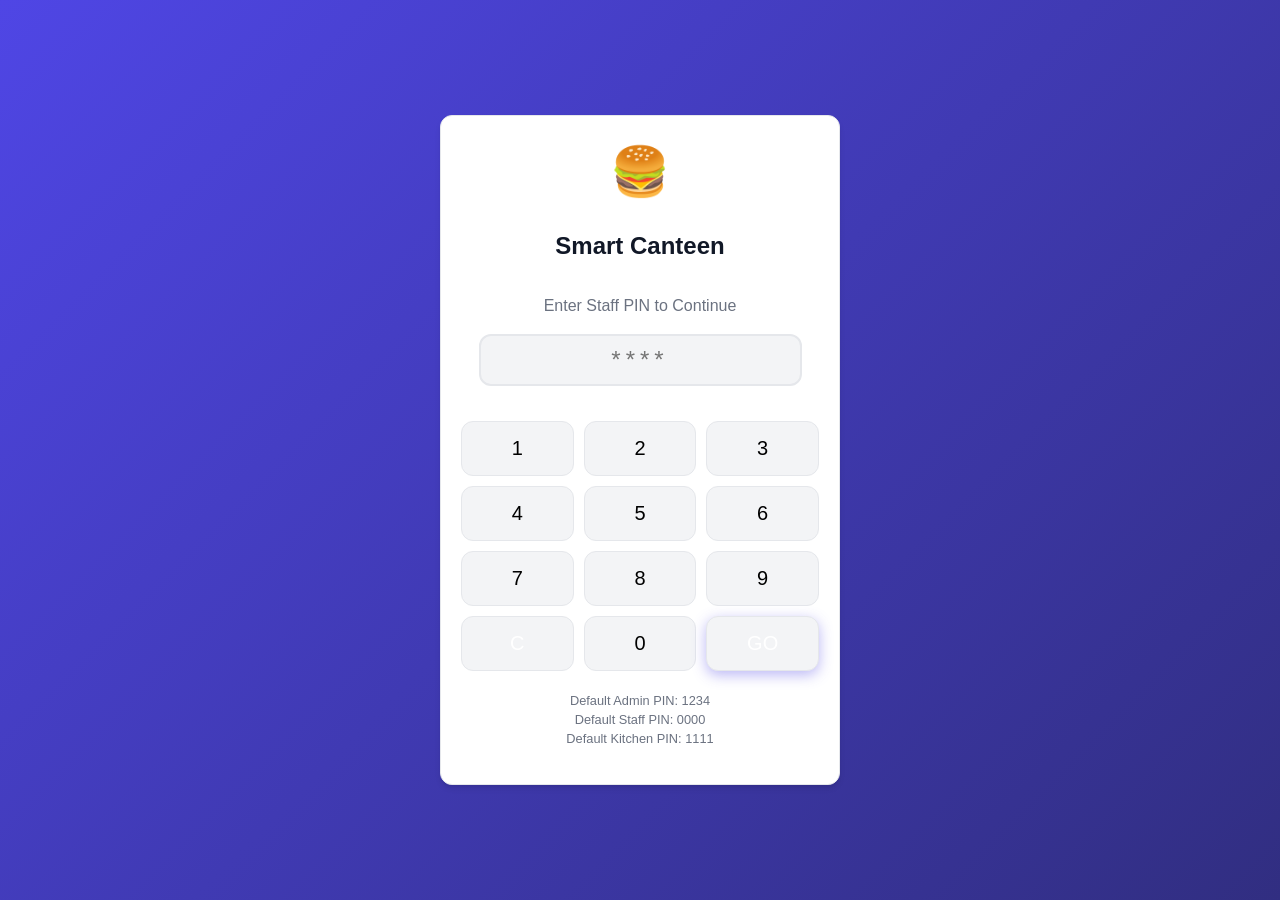
<file: index.html>
<!DOCTYPE html>
<html lang="en">
<head>
    <meta charset="UTF-8">
    <meta name="viewport" content="width=device-width, initial-scale=1.0">
    <title>Smart Canteen Authentication</title>
    <link rel="stylesheet" href="css/style.css">
    <link rel="manifest" href="manifest.json">
    <style>
        .login-container {
            height: 100vh;
            display: flex;
            align-items: center;
            justify-content: center;
            background: linear-gradient(135deg, var(--primary) 0%, #312E81 100%);
        }
        .login-card {
            width: 100%;
            max-width: 400px;
            text-align: center;
        }
        .login-logo {
            font-size: 3rem;
            margin-bottom: 20px;
        }
        .login-title {
            margin-bottom: 30px;
            font-weight: 700;
        }
        .login-form .form-group {
            text-align: left;
        }
        .pin-grid {
            display: grid;
            grid-template-columns: repeat(3, 1fr);
            gap: 10px;
            margin-top: 20px;
        }
        .pin-btn {
            background: var(--bg-base);
            border: 1px solid var(--border);
            padding: 15px;
            font-size: 1.25rem;
            border-radius: var(--radius);
            cursor: pointer;
            transition: background 0.2s;
        }
        .pin-btn:hover {
            background: var(--primary);
            color: white;
        }
        .pin-display {
            font-size: 1.5rem;
            letter-spacing: 5px;
            text-align: center;
            min-height: 48px;
            border: 2px solid var(--border);
            border-radius: var(--radius);
            padding: 10px;
            margin-bottom: 15px;
            background: var(--bg-base);
        }
    </style>
</head>
<body>
    <div class="login-container">
        <div class="card login-card glass animate-fade-in">
            <div class="login-logo">🍔</div>
            <h2 class="login-title">Smart Canteen</h2>
            <p class="text-muted">Enter Staff PIN to Continue</p>
            
            <div class="login-form">
                <input type="password" id="pinInput" class="pin-display" readonly placeholder="****">
                
                <div class="pin-grid">
                    <button class="pin-btn" onclick="enterPin('1')">1</button>
                    <button class="pin-btn" onclick="enterPin('2')">2</button>
                    <button class="pin-btn" onclick="enterPin('3')">3</button>
                    <button class="pin-btn" onclick="enterPin('4')">4</button>
                    <button class="pin-btn" onclick="enterPin('5')">5</button>
                    <button class="pin-btn" onclick="enterPin('6')">6</button>
                    <button class="pin-btn" onclick="enterPin('7')">7</button>
                    <button class="pin-btn" onclick="enterPin('8')">8</button>
                    <button class="pin-btn" onclick="enterPin('9')">9</button>
                    <button class="pin-btn btn-danger" onclick="clearPin()">C</button>
                    <button class="pin-btn" onclick="enterPin('0')">0</button>
                    <button class="pin-btn btn-primary" onclick="login()">GO</button>
                </div>
            </div>
            <p id="loginError" class="text-danger" style="margin-top: 15px; display: none;">Invalid PIN</p>
            
            <div style="margin-top: 20px;">
                <p style="font-size: 0.8rem;" class="text-muted">Default Admin PIN: 1234<br>Default Staff PIN: 0000<br>Default Kitchen PIN: 1111</p>
            </div>
        </div>
    </div>

    <!-- Scripts -->
    <script src="js/db.js"></script>
    <script src="js/app.js"></script>
    <script>
        // Inline auth logic for simplicity
        let pin = '';
        const input = document.getElementById('pinInput');
        
        function enterPin(digit) {
            if (pin.length < 4) {
                pin += digit;
                input.value = '*'.repeat(pin.length);
            }
        }
        
        function clearPin() {
            pin = '';
            input.value = '';
            document.getElementById('loginError').style.display = 'none';
        }
        
        async function login() {
            document.getElementById('loginError').style.display = 'none';
            // Default roles map since we skip complex auth setup for now
            const roles = {
                '1234': { role: 'admin', url: 'dashboard.html' },
                '0000': { role: 'staff', url: 'token-counter.html' },
                '1111': { role: 'kitchen', url: 'kitchen.html' },
                '2222': { role: 'display', url: 'display-board.html' }
            };

            if (roles[pin]) {
                localStorage.setItem('canteen_role', roles[pin].role);
                localStorage.setItem('canteen_user', 'User_' + roles[pin].role);
                
                // Ensure db is ready, then log
                if (window.dbService && window.dbService.db) {
                    await window.dbService.logActivity('Login', 'User_' + roles[pin].role);
                }
                
                window.location.href = roles[pin].url;
            } else {
                document.getElementById('loginError').style.display = 'block';
                pin = '';
                input.value = '';
            }
        }

        // Setup default auth users if not present
        document.addEventListener('appReady', async () => {
            const users = await window.dbService.getAll('users');
            if(users.length === 0) {
                await window.dbService.put('users', { username: 'admin', pin: '1234', role: 'admin' });
                await window.dbService.put('users', { username: 'staff', pin: '0000', role: 'staff' });
                await window.dbService.put('users', { username: 'kitchen', pin: '1111', role: 'kitchen' });
            }
        });
    </script>
</body>
</html>
</file>
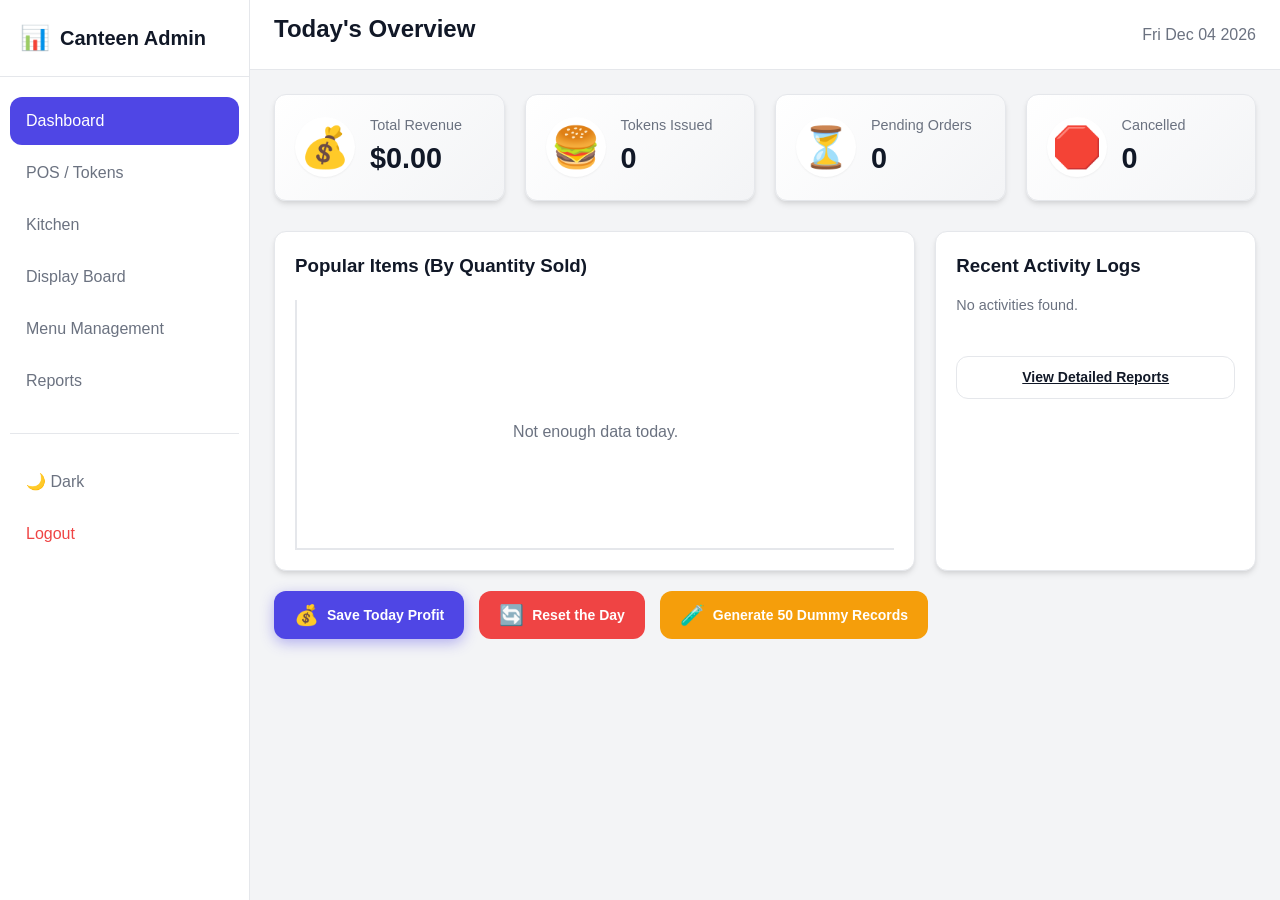
<file: dashboard.html>
<!DOCTYPE html>
<html lang="en">

<head>
    <meta charset="UTF-8">
    <meta name="viewport" content="width=device-width, initial-scale=1.0">
    <title>Dashboard - Smart Canteen</title>
    <link rel="stylesheet" href="css/style.css">
    <style>
        .stats-grid {
            display: grid;
            grid-template-columns: repeat(auto-fill, minmax(200px, 1fr));
            gap: 20px;
            margin-bottom: 30px;
        }

        .stat-card {
            background: linear-gradient(135deg, var(--bg-surface) 0%, var(--bg-base) 100%);
            border: 1px solid var(--border);
            border-radius: var(--radius);
            padding: 20px;
            display: flex;
            align-items: center;
            gap: 15px;
            box-shadow: var(--shadow);
        }

        .stat-icon {
            font-size: 2.5rem;
            width: 60px;
            height: 60px;
            display: flex;
            align-items: center;
            justify-content: center;
            background: var(--bg-surface);
            border-radius: 50%;
            box-shadow: var(--shadow-sm);
        }

        .stat-content h3 {
            margin: 0;
            font-size: 0.9rem;
            color: var(--text-muted);
            font-weight: 500;
            word-break: break-word;
        }

        .stat-content p {
            margin: 0;
            font-size: 1.8rem;
            font-weight: bold;
            color: var(--text-main);
            word-break: break-all;
        }

        .charts-grid {
            display: grid;
            grid-template-columns: 2fr 1fr;
            gap: 20px;
        }

        .bar-chart {
            display: flex;
            align-items: flex-end;
            gap: 15px;
            height: 250px;
            padding: 20px 0;
            border-bottom: 2px solid var(--border);
            border-left: 2px solid var(--border);
            margin-top: 20px;
        }

        .bar-col {
            flex: 1;
            background: var(--primary);
            border-radius: 4px 4px 0 0;
            position: relative;
            transition: height 0.5s ease;
            min-height: 5px;
        }

        .bar-col:hover {
            background: var(--primary-hover);
        }

        .bar-label {
            position: absolute;
            bottom: -25px;
            left: 0;
            width: 100%;
            text-align: center;
            font-size: 0.75rem;
            color: var(--text-muted);
            white-space: nowrap;
            overflow: hidden;
            text-overflow: ellipsis;
        }

        .bar-val {
            position: absolute;
            top: -25px;
            left: 50%;
            transform: translateX(-50%);
            font-size: 0.9rem;
            font-weight: bold;
        }
    </style>
</head>

<body>
    <div class="app-container">
        <!-- Sidebar -->
        <aside class="sidebar">
            <div class="sidebar-header">
                <span style="font-size: 1.5rem;">📊</span> Canteen Admin
            </div>
            <nav class="sidebar-nav">
                <a href="dashboard.html" class="nav-item active">Dashboard</a>
                <a href="token-counter.html" class="nav-item">POS / Tokens</a>
                <a href="kitchen.html" class="nav-item">Kitchen</a>
                <a href="display-board.html" class="nav-item">Display Board</a>
                <a href="menu-management.html" class="nav-item">Menu Management</a>
                <a href="reports.html" class="nav-item">Reports</a>
                <br>
                <hr style="border:0; border-top:1px solid var(--border);"><br>
                <a href="#" class="nav-item" id="themeToggle">🌙 Dark Mode</a>
                <a href="index.html" class="nav-item text-danger">Logout</a>
            </nav>
        </aside>

        <!-- Main Content -->
        <main class="main-content">
            <header class="topbar">
                <div style="display: flex; align-items: center; gap: 10px;">
                    <button class="btn-icon menu-toggle" id="mobileMenuBtn" style="display: none;">☰</button>
                    <h1 class="page-title">Today's Overview</h1>
                </div>
                <div class="topbar-actions">
                    <span id="overviewDate" class="text-muted" style="font-weight: 500;"></span>
                </div>
            </header>

            <div class="content-area">

                <div class="stats-grid">
                    <div class="stat-card">
                        <div class="stat-icon text-primary">💰</div>
                        <div class="stat-content">
                            <h3>Total Revenue</h3>
                            <p id="statRevenue">$0.00</p>
                        </div>
                    </div>
                    <div class="stat-card">
                        <div class="stat-icon text-success">🍔</div>
                        <div class="stat-content">
                            <h3>Tokens Issued</h3>
                            <p id="statTokens">0</p>
                        </div>
                    </div>
                    <div class="stat-card">
                        <div class="stat-icon text-warning">⏳</div>
                        <div class="stat-content">
                            <h3>Pending Orders</h3>
                            <p id="statPending">0</p>
                        </div>
                    </div>
                    <div class="stat-card">
                        <div class="stat-icon text-danger">🛑</div>
                        <div class="stat-content">
                            <h3>Cancelled</h3>
                            <p id="statCancelled">0</p>
                        </div>
                    </div>
                </div>

                <div class="charts-grid">
                    <!-- Revenue over hours (Simulated) -->
                    <div class="card">
                        <h3>Popular Items (By Quantity Sold)</h3>
                        <div class="bar-chart" id="popularChart">
                            <p class="text-muted"
                                style="align-self: flex-start; margin-top: 100px; width: 100%; text-align: center;">Not
                                enough data.</p>
                        </div>
                    </div>

                    <!-- Side list -->
                    <div class="card">
                        <h3>Recent Activity Logs</h3>
                        <div id="activityLogs"
                            style="margin-top: 15px; font-size: 0.9rem; overflow-y: auto; max-height: 300px;">
                            <p class="text-muted">Loading...</p>
                        </div>
                        <br>
                        <a href="reports.html" class="btn btn-outline"
                            style="width: 100%; text-align: center; display: block;">View Detailed Reports</a>
                    </div>
                </div>

                <div class="dashboard-actions" style="margin-top: 20px; display: flex; gap: 15px; flex-wrap: wrap;">
                    <button class="btn btn-primary" onclick="saveTodayProfit()" style="padding: 12px 20px;">
                        <span style="font-size: 1.25rem;">💰</span> Save Today Profit
                    </button>
                    <button class="btn btn-danger" onclick="resetTheDay()" style="padding: 12px 20px;">
                        <span style="font-size: 1.25rem;">🔄</span> Reset the Day
                    </button>
                    <button class="btn btn-warning" onclick="seedDummyData()" style="padding: 12px 20px;">
                        <span style="font-size: 1.25rem;">🧪</span> Generate 50 Dummy Records
                    </button>
                </div>

            </div>
        </main>
    </div>

    <!-- Scripts -->
    <script src="js/db.js"></script>
    <script src="js/app.js"></script>
    <script src="js/seed.js"></script>
    <script src="js/dashboard.js"></script>
</body>

</html>
</file>
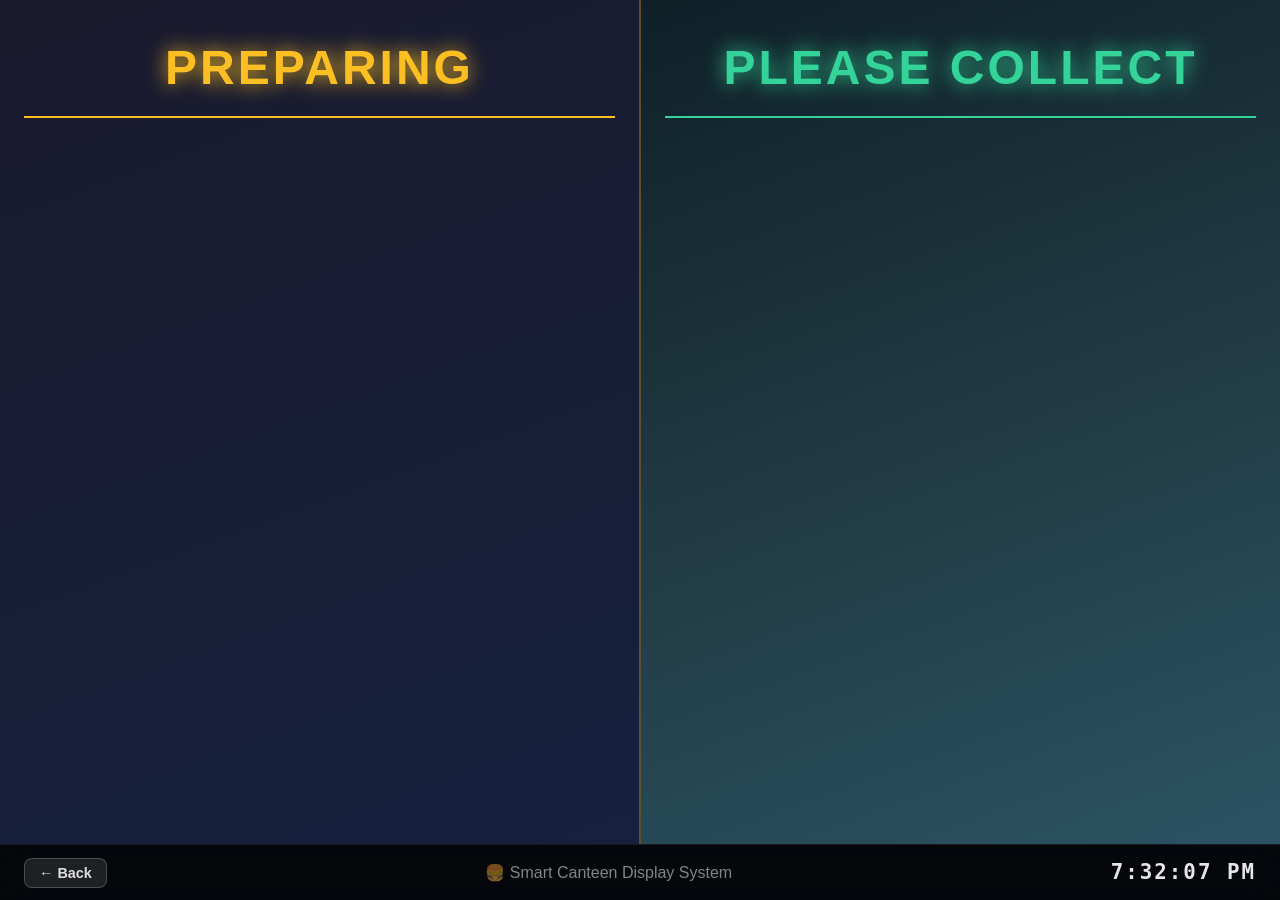
<file: display-board.html>
<!DOCTYPE html>
<html lang="en">

<head>
    <meta charset="UTF-8">
    <meta name="viewport" content="width=device-width, initial-scale=1.0">
    <title>Display Board - Smart Canteen</title>
    <link rel="stylesheet" href="css/style.css">
    <style>
        body {
            overflow: hidden;
        }

        /* Ensure full screen for display board */
        .board-container {
            display: flex;
            height: calc(100vh - 56px); /* leave room for footer */
            width: 100vw;
        }

        .board-half {
            flex: 1;
            display: flex;
            flex-direction: column;
            padding: 20px 24px;
            overflow-y: auto;
            min-width: 0;
        }

        .board-preparing {
            background: linear-gradient(160deg, #1a1a2e 0%, #16213e 100%);
            border-right: 2px solid rgba(251, 191, 36, 0.3);
        }

        .board-ready {
            background: linear-gradient(160deg, #0f2027 0%, #203a43 50%, #2c5364 100%);
        }

        .board-title {
            font-size: clamp(1.5rem, 4vw, 3rem);
            text-align: center;
            font-weight: 900;
            margin-bottom: 24px;
            text-transform: uppercase;
            letter-spacing: 3px;
            text-shadow: 0 0 20px currentColor;
            padding: 12px 0;
            border-bottom: 2px solid currentColor;
        }

        .title-preparing {
            color: #FBBF24;
        }

        .title-ready {
            color: #34D399;
        }

        .token-grid {
            display: grid;
            grid-template-columns: repeat(auto-fill, minmax(130px, 1fr));
            gap: 16px;
            align-content: start;
        }

        .token-item {
            background: rgba(255, 255, 255, 0.04);
            border: 2px solid rgba(255, 255, 255, 0.1);
            border-radius: 16px;
            padding: 20px 10px;
            text-align: center;
            font-size: clamp(2rem, 5vw, 4rem);
            font-weight: 900;
            box-shadow: 0 4px 20px rgba(0,0,0,0.3);
            opacity: 0;
            transform: scale(0.9);
            animation: popIn 0.5s cubic-bezier(0.175, 0.885, 0.32, 1.275) forwards;
            color: white;
        }

        .token-item.preparing {
            border-color: #FBBF24;
            box-shadow: 0 0 20px rgba(251, 191, 36, 0.3);
            color: #FBBF24;
        }

        .token-item.ready {
            border-color: #34D399;
            background: linear-gradient(135deg, #065f46, #059669);
            color: white;
            box-shadow: 0 0 25px rgba(52, 211, 153, 0.5);
            animation: pulseReady 2s infinite, popIn 0.5s forwards;
        }

        .board-footer {
            position: fixed;
            bottom: 0;
            left: 0;
            right: 0;
            background: rgba(0, 0, 0, 0.7);
            backdrop-filter: blur(12px);
            -webkit-backdrop-filter: blur(12px);
            padding: 12px 24px;
            text-align: center;
            border-top: 1px solid rgba(255,255,255,0.08);
            font-size: 1rem;
            color: rgba(255,255,255,0.5);
            display: flex;
            justify-content: space-between;
            align-items: center;
            height: 56px;
        }
        
        .clock-display {
            font-size: 1.3rem;
            font-weight: 700;
            color: rgba(255,255,255,0.9);
            font-family: monospace;
            letter-spacing: 2px;
        }

        @keyframes popIn {
            to {
                opacity: 1;
                transform: scale(1);
            }
        }

        @keyframes pulseReady {
            0% {
                transform: scale(1);
            }

            50% {
                transform: scale(1.05);
            }

            100% {
                transform: scale(1);
            }
        }

        /* Visible navigation for exiting display board mode */
        .exit-btn {
            background: rgba(255,255,255,0.1);
            color: rgba(255,255,255,0.85);
            border: 1px solid rgba(255,255,255,0.2);
            padding: 6px 14px;
            border-radius: 8px;
            font-weight: 600;
            font-size: 0.9rem;
            transition: all 0.2s;
            display: flex;
            align-items: center;
            gap: 6px;
            cursor: pointer;
            white-space: nowrap;
        }

        .exit-btn:hover {
            background: rgba(255,255,255,0.2);
            border-color: rgba(255,255,255,0.4);
        }
    </style>
</head>

<body data-theme="dark"> <!-- Display board looks better in dark mode natively -->

    <div class="board-container">

        <!-- left side: Preparing -->
        <div class="board-half board-preparing">
            <h2 class="board-title title-preparing">Preparing</h2>
            <div class="token-grid" id="preparingGrid">
                <!-- Tokens rendered via js -->
            </div>
        </div>

        <!-- right side: Ready -->
        <div class="board-half board-ready">
            <h2 class="board-title title-ready">Please Collect</h2>
            <div class="token-grid" id="readyGrid">
                <!-- Tokens rendered via js -->
            </div>
        </div>

    </div>

    <!-- Hidden audio element for chime -->
    <audio id="chimeSound"
        src="[data-uri]"
        preload="auto"></audio>

    <div class="board-footer">
        <button class="exit-btn" onclick="window.location.href='dashboard.html'">← Back</button>
        <span>🍔 Smart Canteen Display System</span>
        <span class="clock-display" id="clock">12:00:00 PM</span>
    </div>

    <script src="js/db.js"></script>
    <script src="js/app.js"></script>
    <script src="js/display.js"></script>
</body>

</html>
</file>
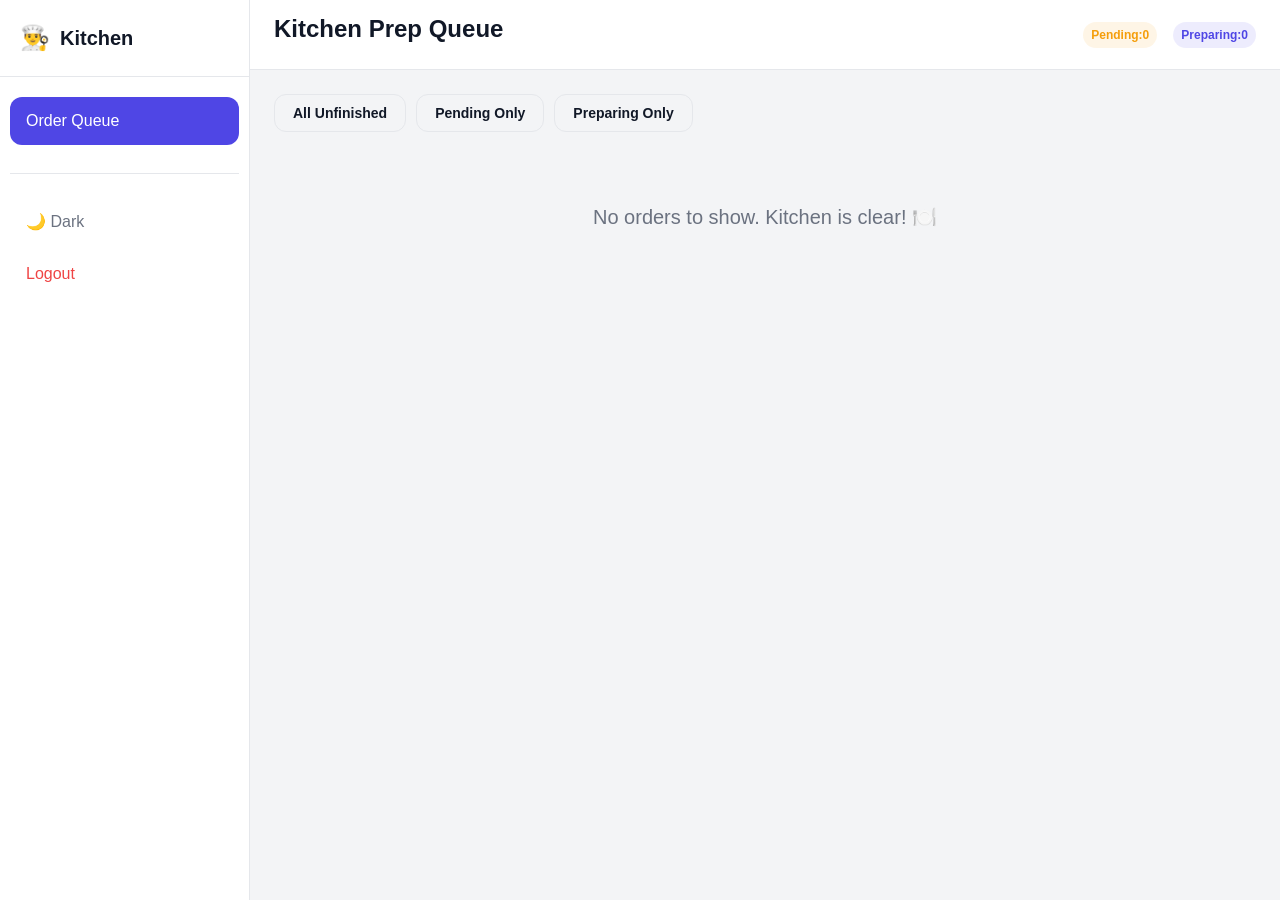
<file: kitchen.html>
<!DOCTYPE html>
<html lang="en">

<head>
    <meta charset="UTF-8">
    <meta name="viewport" content="width=device-width, initial-scale=1.0">
    <title>Kitchen Display - Smart Canteen</title>
    <link rel="stylesheet" href="css/style.css">
    <style>
        .kitchen-grid {
            display: grid;
            grid-template-columns: repeat(auto-fill, minmax(300px, 1fr));
            gap: 20px;
        }

        .order-card {
            background: var(--bg-surface);
            border: 2px solid var(--border);
            border-radius: var(--radius);
            padding: 15px;
            display: flex;
            flex-direction: column;
            box-shadow: var(--shadow);
            transition: all 0.3s;
        }

        .order-card.status-pending {
            border-color: var(--warning);
        }

        .order-card.status-preparing {
            border-color: var(--primary);
        }

        .order-card.status-delayed {
            border-color: var(--danger);
            animation: pulseRed 2s infinite;
        }

        .order-header {
            display: flex;
            justify-content: space-between;
            align-items: center;
            border-bottom: 1px solid var(--border);
            padding-bottom: 10px;
            margin-bottom: 10px;
        }

        .token-number {
            font-size: 2rem;
            font-weight: bold;
        }

        .order-timer {
            font-family: monospace;
            font-size: 1.25rem;
            font-weight: bold;
        }

        .order-items {
            flex: 1;
            font-size: 1.1rem;
            line-height: 1.6;
        }

        .order-actions {
            margin-top: 15px;
            display: flex;
            gap: 10px;
        }

        @keyframes pulseRed {
            0% {
                box-shadow: 0 0 0 0 rgba(239, 68, 68, 0.4);
            }

            70% {
                box-shadow: 0 0 0 10px rgba(239, 68, 68, 0);
            }

            100% {
                box-shadow: 0 0 0 0 rgba(239, 68, 68, 0);
            }
        }
    </style>
</head>

<body>
    <div class="app-container">
        <!-- Sidebar -->
        <aside class="sidebar">
            <div class="sidebar-header">
                <span style="font-size: 1.5rem;">👨‍🍳</span> Kitchen
            </div>
            <nav class="sidebar-nav">
                <a href="kitchen.html" class="nav-item active">Order Queue</a>
                <br>
                <hr style="border:0; border-top:1px solid var(--border);"><br>
                <a href="#" class="nav-item" id="themeToggle">🌙 Dark Mode</a>
                <a href="index.html" class="nav-item text-danger">Logout</a>
            </nav>
        </aside>

        <!-- Main Content -->
        <main class="main-content">
            <header class="topbar">
                <div style="display: flex; align-items: center; gap: 10px;">
                    <button class="btn-icon menu-toggle" id="mobileMenuBtn" style="display: none;">☰</button>
                    <h1 class="page-title">Kitchen Prep Queue</h1>
                </div>
                <div class="topbar-actions">
                    <span class="badge badge-pending">Pending: <span id="pendingCount">0</span></span>
                    <span class="badge badge-preparing">Preparing: <span id="preparingCount">0</span></span>
                </div>
            </header>

            <div class="content-area">
                <!-- Filters -->
                <div class="filter-bar" style="margin-bottom: 20px; display: flex; gap: 10px;">
                    <button class="btn btn-outline active" id="filterAll">All Unfinished</button>
                    <button class="btn btn-outline" id="filterPending">Pending Only</button>
                    <button class="btn btn-outline" id="filterPreparing">Preparing Only</button>
                </div>

                <div class="kitchen-grid" id="kitchenGrid">
                    <!-- Populated by JS -->
                </div>
            </div>
        </main>
    </div>

    <script src="js/db.js"></script>
    <script src="js/app.js"></script>
    <script src="js/kitchen.js"></script>
</body>

</html>
</file>
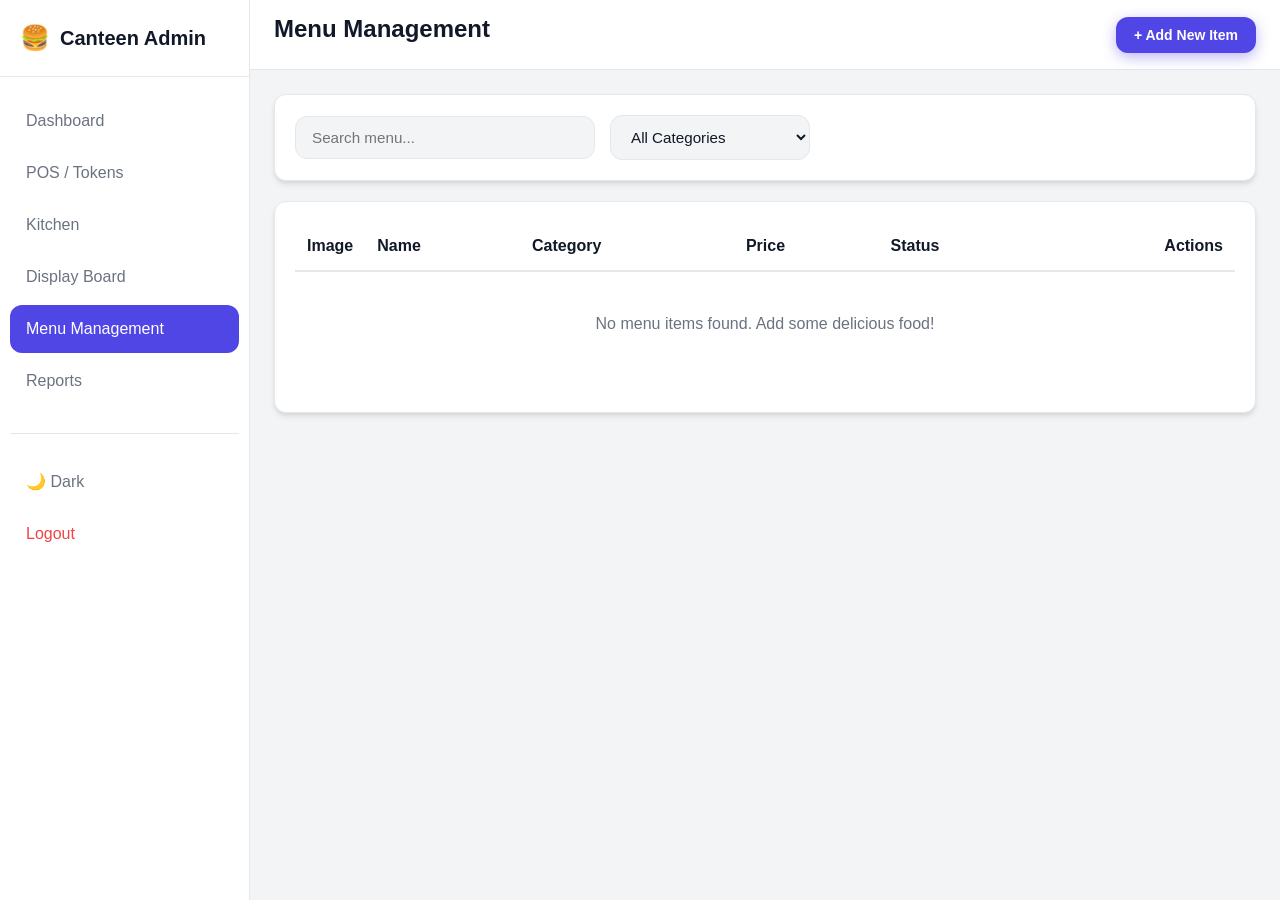
<file: menu-management.html>
<!DOCTYPE html>
<html lang="en">

<head>
    <meta charset="UTF-8">
    <meta name="viewport" content="width=device-width, initial-scale=1.0">
    <title>Menu Management - Smart Canteen</title>
    <link rel="stylesheet" href="css/style.css">
</head>

<body>
    <div class="app-container">
        <!-- Sidebar -->
        <aside class="sidebar">
            <div class="sidebar-header">
                <span style="font-size: 1.5rem;">🍔</span> Canteen Admin
            </div>
            <nav class="sidebar-nav">
                <a href="dashboard.html" class="nav-item">Dashboard</a>
                <a href="token-counter.html" class="nav-item">POS / Tokens</a>
                <a href="kitchen.html" class="nav-item">Kitchen</a>
                <a href="display-board.html" class="nav-item">Display Board</a>
                <a href="menu-management.html" class="nav-item active">Menu Management</a>
                <a href="reports.html" class="nav-item">Reports</a>
                <br>
                <hr style="border:0; border-top:1px solid var(--border);"><br>
                <a href="#" class="nav-item" id="themeToggle">🌙 Dark Mode</a>
                <a href="index.html" class="nav-item text-danger">Logout</a>
            </nav>
        </aside>

        <!-- Main Content -->
        <main class="main-content">
            <header class="topbar">
                <div style="display: flex; align-items: center; gap: 10px;">
                    <button class="btn-icon menu-toggle" id="mobileMenuBtn" style="display: none;">☰</button>
                    <h1 class="page-title">Menu Management</h1>
                </div>
                <div class="topbar-actions">
                    <button class="btn btn-primary" onclick="openMenuModal()">+ Add New Item</button>
                </div>
            </header>

            <div class="content-area">
                <!-- Filters -->
                <div class="card filter-bar"
                    style="margin-bottom: 20px; display: flex; gap: 15px; align-items: center;">
                    <input type="text" id="searchInput" class="form-control" placeholder="Search menu..."
                        style="max-width: 300px;">
                    <select id="categoryFilter" class="form-control" style="max-width: 200px;">
                        <option value="">All Categories</option>
                        <option value="Breakfast">Breakfast</option>
                        <option value="Lunch">Lunch</option>
                        <option value="Snacks">Snacks</option>
                        <option value="Beverages">Beverages</option>
                    </select>
                </div>

                <!-- Menu Table -->
                <div class="card">
                    <div style="overflow-x: auto;">
                        <table style="width: 100%; text-align: left; border-collapse: collapse;">
                            <thead>
                                <tr style="border-bottom: 2px solid var(--border);">
                                    <th style="padding: 12px;width: 60px;">Image</th>
                                    <th style="padding: 12px;">Name</th>
                                    <th style="padding: 12px;">Category</th>
                                    <th style="padding: 12px;">Price</th>
                                    <th style="padding: 12px;">Status</th>
                                    <th style="padding: 12px; text-align: right;">Actions</th>
                                </tr>
                            </thead>
                            <tbody id="menuTableBody">
                                <!-- Rendered via JS -->
                            </tbody>
                        </table>
                        <div id="emptyState"
                            style="text-align: center; padding: 40px; display: none; color: var(--text-muted)">
                            <p>No menu items found. Add some delicious food!</p>
                        </div>
                    </div>
                </div>
            </div>
        </main>
    </div>

    <!-- Modal for Add/Edit -->
    <div id="menuModal"
        style="display: none; position: fixed; inset: 0; background: rgba(0,0,0,0.5); z-index: 100; align-items: center; justify-content: center; backdrop-filter: blur(4px);">
        <div class="card glass animate-fade-in"
            style="width: 100%; max-width: 500px; max-height: 90vh; overflow-y: auto;">
            <h2 id="modalTitle">Add Menu Item</h2>
            <form id="menuForm">
                <input type="hidden" id="itemId">
                <div class="form-group">
                    <label class="form-label">Item Name</label>
                    <input type="text" id="itemName" class="form-control" required>
                </div>
                <div class="form-group">
                    <label class="form-label">Category</label>
                    <select id="itemCategory" class="form-control" required>
                        <option value="Breakfast">Breakfast</option>
                        <option value="Lunch">Lunch</option>
                        <option value="Snacks">Snacks</option>
                        <option value="Beverages">Beverages</option>
                    </select>
                </div>
                <div style="display: flex; flex-wrap: wrap; gap: 15px;">
                    <div class="form-group" style="flex: 1; min-width: 120px;">
                        <label class="form-label">Price ($)</label>
                        <input type="number" step="0.01" id="itemPrice" class="form-control" required>
                    </div>
                    <div class="form-group" style="flex: 1; min-width: 120px;">
                        <label class="form-label">Prep Time (mins)</label>
                        <input type="number" id="itemPrepTime" class="form-control" value="5" required>
                    </div>
                </div>
                <div class="form-group">
                    <label class="form-label">Item Image (Optional)</label>
                    <input type="file" id="itemImage" accept="image/*" class="form-control">
                    <div id="imagePreview" style="margin-top: 10px; max-width: 100px;"></div>
                </div>
                <div class="form-group" style="display: flex; align-items: center; gap: 10px;">
                    <input type="checkbox" id="itemAvailable" checked style="width: 20px; height: 20px;">
                    <label for="itemAvailable" style="margin: 0;" class="form-label">Available / In Stock</label>
                </div>
                <div class="form-group" style="display: flex; align-items: center; gap: 10px;">
                    <input type="checkbox" id="itemPopular" style="width: 20px; height: 20px;">
                    <label for="itemPopular" style="margin: 0;" class="form-label">Mark as Popular (Quick Order)</label>
                </div>

                <div style="display: flex; justify-content: flex-end; gap: 10px; margin-top: 20px;">
                    <button type="button" class="btn btn-outline" onclick="closeMenuModal()">Cancel</button>
                    <button type="submit" class="btn btn-primary">Save Item</button>
                </div>
            </form>
        </div>
    </div>

    <!-- Scripts -->
    <script src="js/db.js"></script>
    <script src="js/app.js"></script>
    <script src="js/menu.js"></script>
</body>

</html>
</file>
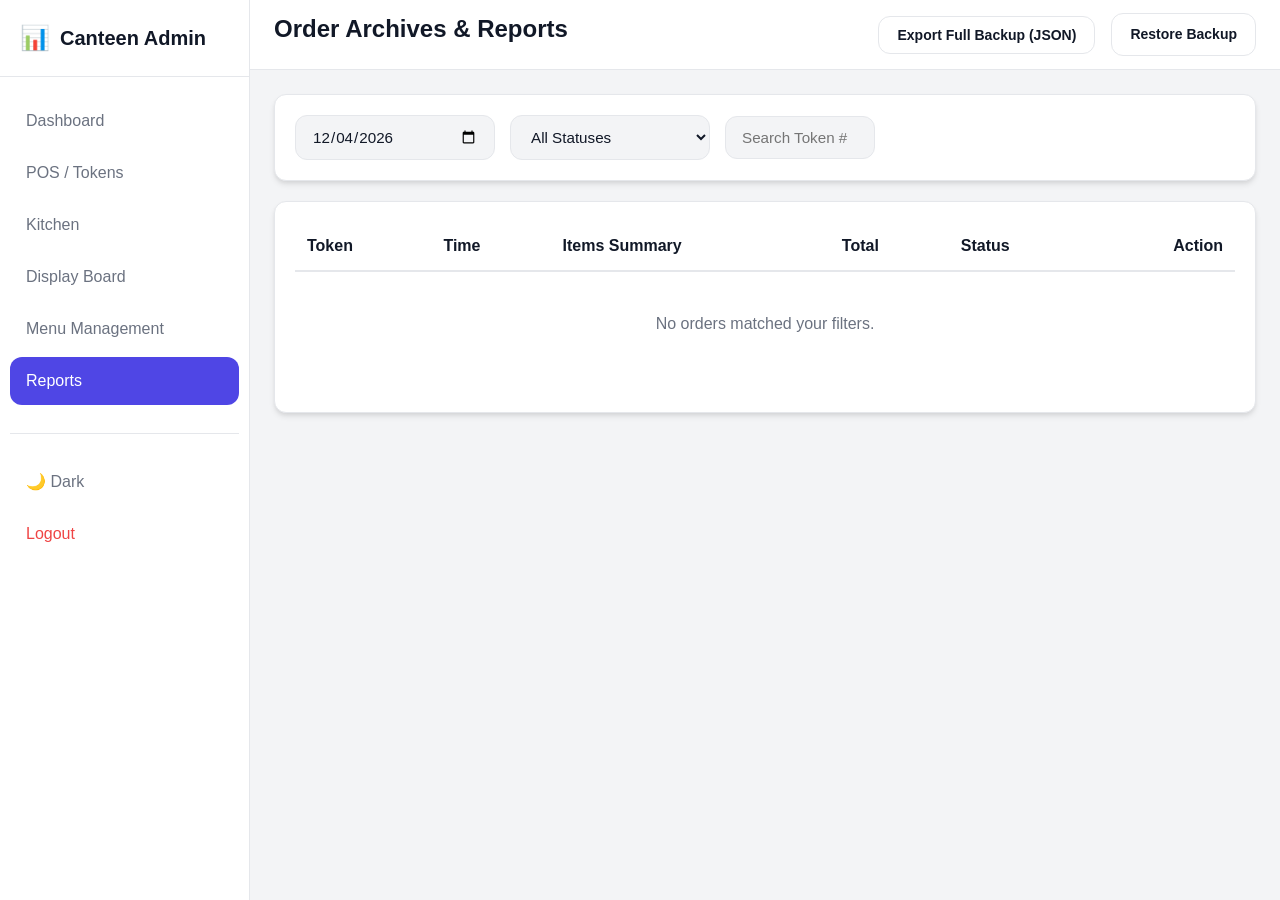
<file: reports.html>
<!DOCTYPE html>
<html lang="en">

<head>
    <meta charset="UTF-8">
    <meta name="viewport" content="width=device-width, initial-scale=1.0">
    <title>Reports - Smart Canteen</title>
    <link rel="stylesheet" href="css/style.css">
</head>

<body>
    <div class="app-container">
        <!-- Sidebar -->
        <aside class="sidebar">
            <div class="sidebar-header">
                <span style="font-size: 1.5rem;">📊</span> Canteen Admin
            </div>
            <nav class="sidebar-nav">
                <a href="dashboard.html" class="nav-item">Dashboard</a>
                <a href="token-counter.html" class="nav-item">POS / Tokens</a>
                <a href="kitchen.html" class="nav-item">Kitchen</a>
                <a href="display-board.html" class="nav-item">Display Board</a>
                <a href="menu-management.html" class="nav-item">Menu Management</a>
                <a href="reports.html" class="nav-item active">Reports</a>
                <br>
                <hr style="border:0; border-top:1px solid var(--border);"><br>
                <a href="#" class="nav-item" id="themeToggle">🌙 Dark Mode</a>
                <a href="index.html" class="nav-item text-danger">Logout</a>
            </nav>
        </aside>

        <main class="main-content">
            <header class="topbar">
                <div style="display: flex; align-items: center; gap: 10px;">
                    <button class="btn-icon menu-toggle" id="mobileMenuBtn" style="display: none;">☰</button>
                    <h1 class="page-title">Order Archives & Reports</h1>
                </div>
                <div class="topbar-actions">
                    <button class="btn btn-outline" onclick="exportData()">Export Full Backup (JSON)</button>
                    <label class="btn btn-outline" style="margin:0; cursor:pointer;">
                        Restore Backup
                        <input type="file" id="importFile" accept=".json" style="display:none;"
                            onchange="importData(event)">
                    </label>
                </div>
            </header>

            <div class="content-area">

                <div class="card filter-bar"
                    style="margin-bottom: 20px; display: flex; gap: 15px; align-items: center;">
                    <input type="date" id="dateFilter" class="form-control" style="max-width: 200px;">
                    <select id="statusFilter" class="form-control" style="max-width: 200px;">
                        <option value="">All Statuses</option>
                        <option value="pending">Pending</option>
                        <option value="preparing">Preparing</option>
                        <option value="ready">Ready</option>
                        <option value="completed">Completed</option>
                        <option value="cancelled">Cancelled</option>
                    </select>
                    <input type="text" id="tokenSearch" class="form-control" placeholder="Search Token #"
                        style="max-width: 150px;">
                </div>

                <div class="card">
                    <div style="overflow-x: auto;">
                        <table style="width: 100%; text-align: left; border-collapse: collapse;">
                            <thead>
                                <tr style="border-bottom: 2px solid var(--border);">
                                    <th style="padding: 12px;">Token</th>
                                    <th style="padding: 12px;">Time</th>
                                    <th style="padding: 12px;">Items Summary</th>
                                    <th style="padding: 12px;">Total</th>
                                    <th style="padding: 12px;">Status</th>
                                    <th style="padding: 12px; text-align: right;">Action</th>
                                </tr>
                            </thead>
                            <tbody id="reportsTableBody">
                                <!-- Rendered via JS -->
                            </tbody>
                        </table>
                        <div id="emptyState"
                            style="text-align: center; padding: 40px; display: none; color: var(--text-muted)">
                            <p>No orders matched your filters.</p>
                        </div>
                    </div>
                </div>

            </div>
        </main>
    </div>

    <script src="js/db.js"></script>
    <script src="js/app.js"></script>
    <script src="js/reports.js"></script>
</body>

</html>
</file>
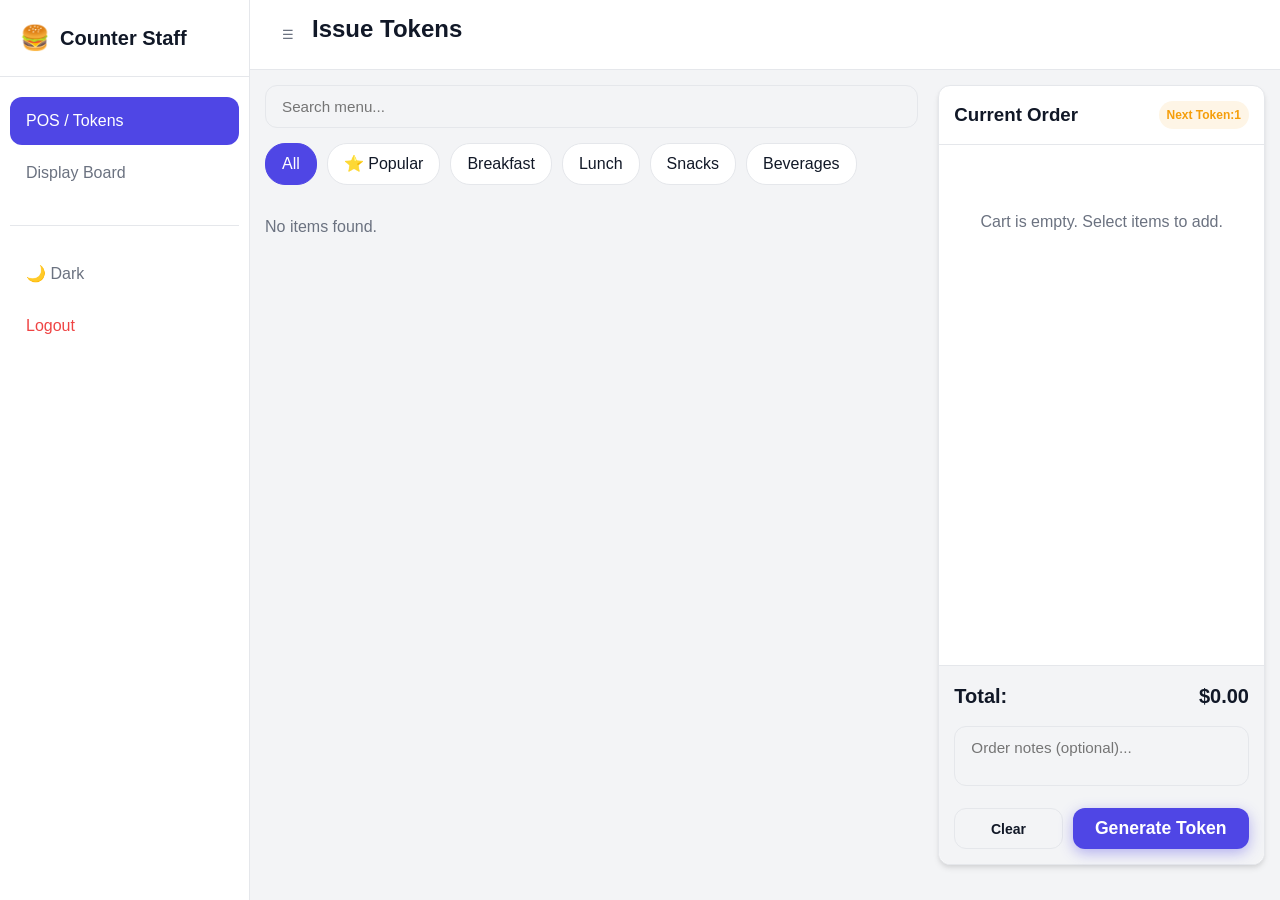
<file: token-counter.html>
<!DOCTYPE html>
<html lang="en">

<head>
    <meta charset="UTF-8">
    <meta name="viewport" content="width=device-width, initial-scale=1.0">
    <title>Token Counter - Smart Canteen</title>
    <link rel="stylesheet" href="css/style.css">
    <style>
        .pos-grid {
            display: grid;
            grid-template-columns: 2fr 1fr;
            gap: 20px;
            height: calc(100vh - 120px);
        }

        .menu-items-grid {
            display: grid;
            grid-template-columns: repeat(auto-fill, minmax(150px, 1fr));
            gap: 15px;
            overflow-y: auto;
            align-content: start;
        }

        .menu-card {
            background: var(--bg-surface);
            border: 1px solid var(--border);
            border-radius: var(--radius);
            padding: 15px;
            text-align: center;
            cursor: pointer;
            transition: all 0.2s;
            user-select: none;
        }

        .menu-card:hover {
            border-color: var(--primary);
            transform: translateY(-3px);
            box-shadow: var(--shadow);
        }

        .menu-card:active {
            transform: translateY(0);
        }

        .menu-card img {
            width: 100%;
            height: 100px;
            object-fit: cover;
            border-radius: 8px;
            margin-bottom: 10px;
        }

        .order-panel {
            background: var(--bg-surface);
            border-radius: var(--radius);
            border: 1px solid var(--border);
            display: flex;
            flex-direction: column;
            box-shadow: var(--shadow);
        }

        .order-header {
            padding: 15px;
            border-bottom: 1px solid var(--border);
        }

        .order-items {
            flex: 1;
            overflow-y: auto;
            padding: 15px;
        }

        .order-footer {
            padding: 15px;
            border-top: 1px solid var(--border);
            background: var(--bg-base);
            border-radius: 0 0 var(--radius) var(--radius);
        }

        .cart-item {
            display: flex;
            justify-content: space-between;
            align-items: center;
            padding: 10px 0;
            border-bottom: 1px dashed var(--border);
        }

        .cart-qty-btn {
            background: var(--bg-base);
            border: 1px solid var(--border);
            border-radius: 4px;
            width: 28px;
            height: 28px;
            cursor: pointer;
            font-weight: bold;
        }

        .category-tabs {
            display: flex;
            gap: 10px;
            overflow-x: auto;
            padding-bottom: 15px;
            margin-bottom: 15px;
            scrollbar-width: thin;
        }

        .category-tab {
            padding: 8px 16px;
            border-radius: 20px;
            background: var(--bg-surface);
            border: 1px solid var(--border);
            cursor: pointer;
            white-space: nowrap;
        }

        .category-tab.active {
            background: var(--primary);
            color: white;
            border-color: var(--primary);
        }
    </style>
</head>

<body>
    <div class="app-container">
        <!-- Sidebar -->
        <aside class="sidebar" id="sidebar">
            <div class="sidebar-header">
                <span style="font-size: 1.5rem;">🍔</span> Counter Staff
            </div>
            <nav class="sidebar-nav">
                <a href="token-counter.html" class="nav-item active">POS / Tokens</a>
                <a href="display-board.html" class="nav-item">Display Board</a>
                <br>
                <hr style="border:0; border-top:1px solid var(--border);"><br>
                <a href="#" class="nav-item" id="themeToggle">🌙 Dark Mode</a>
                <a href="index.html" class="nav-item text-danger">Logout</a>
            </nav>
        </aside>

        <!-- Main Content -->
        <main class="main-content">
            <header class="topbar">
                <div style="display: flex; align-items: center; gap: 10px;">
                    <button class="btn-icon menu-toggle" id="mobileMenuBtn">☰</button>
                    <h1 class="page-title">Issue Tokens</h1>
                </div>
                <div class="topbar-actions">
                    <span id="currentTime" class="text-muted"></span>
                </div>
            </header>

            <div class="content-area" style="padding: 15px;">
                <div class="pos-grid">

                    <!-- Left: Menu Selection -->
                    <div style="display: flex; flex-direction: column;">
                        <input type="text" id="menuSearch" class="form-control" placeholder="Search menu..."
                            style="margin-bottom: 15px;">

                        <div class="category-tabs" id="categoryTabs">
                            <div class="category-tab active" data-cat="All">All</div>
                            <div class="category-tab" data-cat="Popular">⭐ Popular</div>
                            <div class="category-tab" data-cat="Breakfast">Breakfast</div>
                            <div class="category-tab" data-cat="Lunch">Lunch</div>
                            <div class="category-tab" data-cat="Snacks">Snacks</div>
                            <div class="category-tab" data-cat="Beverages">Beverages</div>
                        </div>

                        <div class="menu-items-grid" id="menuGrid">
                            <!-- Populated by JS -->
                        </div>
                    </div>

                    <!-- Right: Current Order -->
                    <div class="order-panel">
                        <div class="order-header">
                            <h3 style="margin: 0; display: flex; justify-content: space-between;">
                                Current Order
                                <span class="badge badge-pending">Next Token: <span
                                        id="nextTokenPlaceholder">...</span></span>
                            </h3>
                        </div>

                        <div class="order-items" id="orderCart">
                            <div class="text-muted" style="text-align: center; margin-top: 50px;">
                                Cart is empty. Select items to add.
                            </div>
                        </div>

                        <div class="order-footer">
                            <div
                                style="display: flex; justify-content: space-between; margin-bottom: 15px; font-weight: bold; font-size: 1.25rem;">
                                <span>Total:</span>
                                <span id="orderTotal">$0.00</span>
                            </div>

                            <textarea id="orderNotes" class="form-control" placeholder="Order notes (optional)..."
                                style="height: 60px; margin-bottom: 15px; resize: none;"></textarea>

                            <div style="display: flex; gap: 10px;">
                                <button class="btn btn-outline" style="flex: 1;" onclick="clearCart()">Clear</button>
                                <button class="btn btn-primary" style="flex: 2; font-size: 1.1rem;"
                                    onclick="processOrder()" id="payBtn" disabled>Generate Token</button>
                            </div>
                        </div>
                    </div>

                </div>
            </div>
        </main>
    </div>

    <!-- Receipt Modal -->
    <div id="receiptModal"
        style="display: none; position: fixed; inset: 0; background: rgba(0,0,0,0.5); z-index: 100; align-items: center; justify-content: center;">
        <div class="card glass animate-fade-in" style="width: 350px; text-align: center;" id="receiptContent">
            <h2>Token <span id="receiptToken" class="text-primary" style="font-size: 2.5rem; display: block;"></span>
            </h2>
            <div id="receiptItems"
                style="text-align: left; margin: 20px 0; border-top: 1px dashed var(--border); border-bottom: 1px dashed var(--border); padding: 15px 0;">
            </div>
            <h3 style="text-align: left; display: flex; justify-content: space-between;">Total: <span
                    id="receiptTotal"></span></h3>
            <div style="margin-top: 25px;">
                <button class="btn btn-primary" style="width: 100%;" onclick="closeReceipt()">Done / Next Order</button>
            </div>
        </div>
    </div>

    <script src="js/db.js"></script>
    <script src="js/app.js"></script>
    <script src="js/orders.js"></script>
</body>

</html>
</file>
<file: css/style.css>
:root {
    --primary: #4F46E5;
    --primary-hover: #4338CA;
    --success: #10B981;
    --danger: #EF4444;
    --warning: #F59E0B;
    --bg-base: #F3F4F6;
    --bg-surface: #FFFFFF;
    --bg-glass: rgba(255, 255, 255, 0.8);
    --text-main: #111827;
    --text-muted: #6B7280;
    --border: #E5E7EB;

    --shadow-sm: 0 1px 2px 0 rgba(0, 0, 0, 0.05);
    --shadow: 0 4px 6px -1px rgba(0, 0, 0, 0.1), 0 2px 4px -1px rgba(0, 0, 0, 0.06);
    --shadow-lg: 0 10px 15px -3px rgba(0, 0, 0, 0.1), 0 4px 6px -2px rgba(0, 0, 0, 0.05);
    --radius: 12px;
    --font-family: 'Inter', -apple-system, BlinkMacSystemFont, "Segoe UI", Roboto, Helvetica, Arial, sans-serif;
}

[data-theme='dark'] {
    --primary: #6366F1;
    --primary-hover: #818CF8;
    --success: #34D399;
    --danger: #F87171;
    --warning: #FBBF24;
    --bg-base: #111827;
    --bg-surface: #1F2937;
    --bg-glass: rgba(31, 41, 55, 0.8);
    --text-main: #F9FAFB;
    --text-muted: #9CA3AF;
    --border: #374151;
}

* {
    box-sizing: border-box;
    margin: 0;
    padding: 0;
    max-width: 100%;
}

body {
    font-family: var(--font-family);
    background-color: var(--bg-base);
    color: var(--text-main);
    line-height: 1.5;
    transition: background-color 0.3s ease, color 0.3s ease;
    overflow-x: hidden;
    max-width: 100vw;
    width: 100vw;
    word-wrap: break-word; /* Legacy word wrap support */
    overflow-wrap: break-word; /* Modern text breaking mechanism */
}

/* Glassmorphism utility */
.glass {
    background: var(--bg-glass);
    backdrop-filter: blur(12px);
    -webkit-backdrop-filter: blur(12px);
    border: 1px solid var(--border);
    max-width: 100%; /* Ensure glass cards don't overextend */
}

/* Layout */
.app-container {
    display: flex;
    height: 100vh;
    overflow: hidden;
}

.sidebar {
    width: 250px;
    background-color: var(--bg-surface);
    border-right: 1px solid var(--border);
    display: flex;
    flex-direction: column;
    transition: transform 0.3s ease;
    z-index: 50;
}

.sidebar-header {
    padding: 20px;
    font-size: 1.25rem;
    font-weight: 700;
    border-bottom: 1px solid var(--border);
    display: flex;
    align-items: center;
    gap: 10px;
}

.sidebar-nav {
    flex: 1;
    padding: 20px 10px;
    overflow-y: auto;
}

.nav-item {
    display: flex;
    align-items: center;
    gap: 12px;
    padding: 12px 16px;
    color: var(--text-muted);
    text-decoration: none;
    border-radius: var(--radius);
    margin-bottom: 4px;
    transition: all 0.2s ease;
    font-weight: 500;
}

.nav-item:hover {
    background-color: var(--bg-base);
    color: var(--text-main);
    transform: translateX(4px);
}

.nav-item.active {
    background-color: var(--primary);
    color: white;
}

.main-content {
    flex: 1;
    display: flex;
    flex-direction: column;
    overflow: hidden;
}

.topbar {
    height: 70px;
    background-color: var(--bg-surface);
    border-bottom: 1px solid var(--border);
    display: flex;
    align-items: center;
    justify-content: space-between;
    padding: 0 24px;
}

.page-title {
    font-size: 1.5rem;
    font-weight: 600;
}

.topbar-actions {
    display: flex;
    align-items: center;
    gap: 16px;
}

.content-area {
    flex: 1;
    overflow-y: auto;
    padding: 24px;
}

/* Typography & Utilities */
h1,
h2,
h3,
h4,
h5,
h6 {
    color: var(--text-main);
    margin-bottom: 0.5em;
}

p {
    margin-bottom: 1rem;
}

.text-muted {
    color: var(--text-muted);
}

.text-primary {
    color: var(--primary);
}

.text-success {
    color: var(--success);
}

.text-danger {
    color: var(--danger);
}

.text-warning {
    color: var(--warning);
}

/* Buttons */
.btn {
    display: inline-flex;
    align-items: center;
    justify-content: center;
    gap: 8px;
    padding: 10px 18px;
    font-size: 0.875rem;
    font-weight: 600;
    border-radius: var(--radius);
    border: none;
    cursor: pointer;
    transition: all 0.2s ease;
    font-family: var(--font-family);
}

.btn:active {
    transform: scale(0.96);
}

.btn-primary {
    background-color: var(--primary);
    color: white;
    box-shadow: 0 4px 14px 0 rgba(79, 70, 229, 0.39);
}

.btn-primary:hover {
    background-color: var(--primary-hover);
    box-shadow: 0 6px 20px rgba(79, 70, 229, 0.23);
}

.btn-outline {
    background-color: transparent;
    border: 1px solid var(--border);
    color: var(--text-main);
}

.btn-outline:hover {
    background-color: var(--bg-base);
}

.btn-success {
    background-color: var(--success);
    color: white;
}

.btn-danger {
    background-color: var(--danger);
    color: white;
}

.btn-warning {
    background-color: var(--warning);
    color: #fff;
}

.btn-icon {
    padding: 8px;
    border-radius: 50%;
    background: transparent;
    color: var(--text-muted);
    border: none;
    cursor: pointer;
    transition: background 0.2s, color 0.2s;
}

.btn-icon:hover {
    background: var(--bg-base);
    color: var(--text-main);
}

/* Cards */
.card {
    background-color: var(--bg-surface);
    border-radius: var(--radius);
    padding: 20px;
    box-shadow: var(--shadow);
    border: 1px solid var(--border);
    transition: transform 0.2s ease, box-shadow 0.2s ease;
}

.card:hover {
    transform: translateY(-2px);
    box-shadow: var(--shadow-lg);
}

/* Forms */
.form-group {
    margin-bottom: 16px;
}

.form-label {
    display: block;
    margin-bottom: 6px;
    font-size: 0.875rem;
    font-weight: 500;
    color: var(--text-muted);
}

.form-control {
    width: 100%;
    padding: 12px 16px;
    font-size: 0.95rem;
    font-family: var(--font-family);
    border: 1px solid var(--border);
    border-radius: var(--radius);
    background-color: var(--bg-base);
    color: var(--text-main);
    transition: all 0.2s;
}

.form-control:focus {
    outline: none;
    border-color: var(--primary);
    box-shadow: 0 0 0 3px rgba(79, 70, 229, 0.1);
}

/* Badges */
.badge {
    padding: 4px 8px;
    border-radius: 9999px;
    font-size: 0.75rem;
    font-weight: 600;
    display: inline-flex;
    align-items: center;
}

.badge-pending {
    background: rgba(245, 158, 11, 0.1);
    color: var(--warning);
}

.badge-preparing {
    background: rgba(79, 70, 229, 0.1);
    color: var(--primary);
}

.badge-ready {
    background: rgba(16, 185, 129, 0.1);
    color: var(--success);
}

/* Animations */
@keyframes fadeIn {
    from {
        opacity: 0;
        transform: translateY(10px);
    }

    to {
        opacity: 1;
        transform: translateY(0);
    }
}

.animate-fade-in {
    animation: fadeIn 0.4s ease forwards;
}

/* Responsive Base */
@media (max-width: 768px) {

    /* Layout */
    .app-container {
        flex-direction: column;
    }

    .sidebar {
        position: fixed;
        bottom: 0;
        left: 0;
        right: 0;
        width: 100%;
        height: auto;
        flex-direction: row;
        border-right: none;
        border-top: 1px solid var(--border);
        background-color: var(--bg-surface);
        z-index: 1000;
        transform: none !important;
        box-shadow: 0 -2px 10px rgba(0,0,0,0.05); /* Slight shadow to separate from content */
    }

    .sidebar-header {
        display: none;
    }

    .sidebar-nav {
        display: flex;
        flex-direction: row;
        padding: 5px;
        width: 100%;
        overflow-x: auto;
        white-space: nowrap;
        -webkit-overflow-scrolling: touch;
        align-items: center;
        scrollbar-width: none;
        justify-content: space-around; /* Spread evenly for better use of space */
    }

    .sidebar-nav::-webkit-scrollbar {
        display: none;
    }

    .sidebar-nav hr,
    .sidebar-nav br {
        display: none;
    }

    .nav-item {
        margin-bottom: 0;
        flex: 0 0 auto;
        padding: 10px 12px; /* Smaller padding for nav */
        justify-content: center;
        font-size: 0.9rem; /* Smaller text */
    }

    .main-content {
        padding-bottom: 70px; /* Space for the bottom bar */
        overflow-y: auto;
        overflow-x: hidden; /* Fix +x overflow */
        width: 100%;
    }

    .content-area {
        padding: 15px;
        width: 100%;
        overflow-x: hidden;
    }
    
    .topbar {
        padding: 10px 15px;
        height: auto;
        min-height: 60px;
        flex-wrap: wrap;
        gap: 10px;
        align-items: center;
    }
    
    .page-title {
        font-size: 1.15rem;
        flex: 1;
        white-space: nowrap;
        overflow: hidden;
        text-overflow: ellipsis;
        max-width: calc(100% - 20px);
    }
    
    .topbar-actions {
        flex-wrap: wrap;
        gap: 8px;
    }
    
    .topbar-actions .btn {
        padding: 8px 14px;
        font-size: 0.85rem;
    }

    .menu-toggle {
        display: none;
    }

    /* Tokens Grid (Display Board) */
    .board-container {
        flex-direction: column;
        overflow-y: auto;
    }

    .board-half {
        padding: 15px;
        border-right: none;
        border-bottom: 2px solid var(--border);
        min-width: 0; /* Stop flex blowout */
    }
    
    .board-title {
        font-size: 2rem; /* Better size */
        margin-bottom: 20px;
    }
    
    .token-item {
        font-size: 3rem; /* Scaled down board tokens */
        padding: 15px;
    }

    .token-grid {
        grid-template-columns: repeat(2, 1fr); /* Enforce 2 columns */
        gap: 15px;
    }

    /* Stats & Charts (Dashboard) */
    .stats-grid {
        grid-template-columns: repeat(2, 1fr); /* 2 columns is better than 1 big block */
        gap: 15px;
    }
    
    .stat-card {
        padding: 15px; /* Smaller padding */
        flex-direction: column; /* Stack icon and text */
        text-align: center;
    }
    
    .stat-icon {
        width: 40px;
        height: 40px;
        font-size: 1.5rem;
    }
    
    .stat-content p {
        font-size: 1.2rem;
    }

    .charts-grid {
        grid-template-columns: 1fr;
    }

    /* POS Grid (Token Counter) */
    .pos-grid {
        grid-template-columns: 1fr !important; /* Stack menu and cart */
        height: auto !important;
        display: grid;
        gap: 20px;
    }
    
    .pos-grid > * {
        min-width: 0; /* Stop width blowout of children */
    }

    .menu-items-grid {
        grid-template-columns: repeat(2, 1fr); /* Force 2 columns */
        gap: 10px;
    }
    
    .menu-card {
        padding: 10px;
    }
    
    .menu-card img {
        height: 80px; /* Make images smaller */
    }

    .order-panel {
        position: static;
        margin-top: 5px;
    }
    
    .category-tabs {
        width: 100%; /* Prevent expanding parent */
    }
    
    .category-tab {
        padding: 6px 14px; /* Slightly smaller tabs */
        font-size: 0.9rem;
    }

    /* Kitchen Grid */
    .kitchen-grid {
        grid-template-columns: 1fr;
    }

    /* Login Page Overrides */
    .login-container {
        padding: 15px; /* Gap from screen edges */
    }
    
    .login-card {
        padding: 20px 15px;
    }

    /* Buttons and UI Size normalizations */
    .btn {
        padding: 10px 16px; /* Return buttons to normal standard size */
        font-size: 0.95rem;
    }

    .form-control {
        padding: 12px 14px; /* Fix inputs being massive */
        font-size: 1rem;
    }
    
    .form-group {
        margin-bottom: 15px;
    }

    .pin-grid {
        gap: 10px; /* Prevent over-expanding card */
        max-width: 250px;
        margin-left: auto;
        margin-right: auto;
    }
    
    .pin-btn {
        padding: 15px; /* Slightly more compact PIN buttons */
        font-size: 1.25rem;
    }
    
    .pin-display {
        font-size: 1.5rem;
    }
    
    /* Responsive filter bar */
    .filter-bar {
        flex-direction: row !important; /* Row matches mobile common UI */
        align-items: center !important;
        overflow-x: auto; /* Scroll horizontally */
        white-space: nowrap;
        gap: 10px;
        padding-bottom: 5px;
    }

    .filter-bar>* {
        flex: 0 0 auto;
        max-width: none !important;
        width: auto !important;
        margin-bottom: 0px;
    }
    
    /* Fix order details and lists spacing */
    .order-actions,
    .dashboard-actions {
        flex-direction: column;
        gap: 15px;
    }
    
    .order-actions .btn,
    .dashboard-actions .btn {
        width: 100%;
    }

    /* Responsive Tables */
    table,
    thead,
    tbody,
    th,
    td,
    tr {
        display: block;
        width: 100%; /* enforce max width */
    }

    thead tr {
        position: absolute;
        top: -9999px;
        left: -9999px;
    }

    tr {
        border: 1px solid var(--border);
        border-radius: var(--radius);
        margin-bottom: 15px;
        background: var(--bg-surface);
        padding: 10px;
    }

    td {
        border: none !important;
        position: relative;
        padding: 6px 6px 6px 45% !important; /* Tighter padding for mobile table */
        text-align: right !important;
        min-height: 38px;
        display: flex;
        justify-content: flex-end;
        align-items: center;
        word-break: break-all; /* Very safe break */
        font-size: 0.9rem;
    }

    td::before {
        position: absolute;
        top: 10px;
        left: 10px;
        width: 35%;
        padding-right: 5px;
        white-space: nowrap;
        text-align: left;
        font-weight: bold;
        color: var(--text-muted);
        content: attr(data-label);
        font-size: 0.9rem;
    }
}

@media (min-width: 769px) and (max-width: 1024px) {

    /* Tablet layout */
    .sidebar {
        width: 200px;
    }

    .stats-grid {
        grid-template-columns: repeat(2, 1fr);
    }

    .pos-grid {
        grid-template-columns: 1fr 1fr !important;
    }

    .charts-grid {
        grid-template-columns: 1fr;
    }

    .board-container {
        flex-direction: column;
    }

    .board-half {
        padding: 20px;
        border-right: none;
        border-bottom: 2px solid var(--border);
    }

    .token-grid {
        grid-template-columns: repeat(auto-fill, minmax(130px, 1fr));
    }
}

@media (min-width: 1025px) {
    .pos-grid {
        grid-template-columns: 2fr 1fr !important;
    }

    .stats-grid {
        grid-template-columns: repeat(4, 1fr);
    }

    .charts-grid {
        grid-template-columns: 2fr 1fr;
    }
}
</file>
